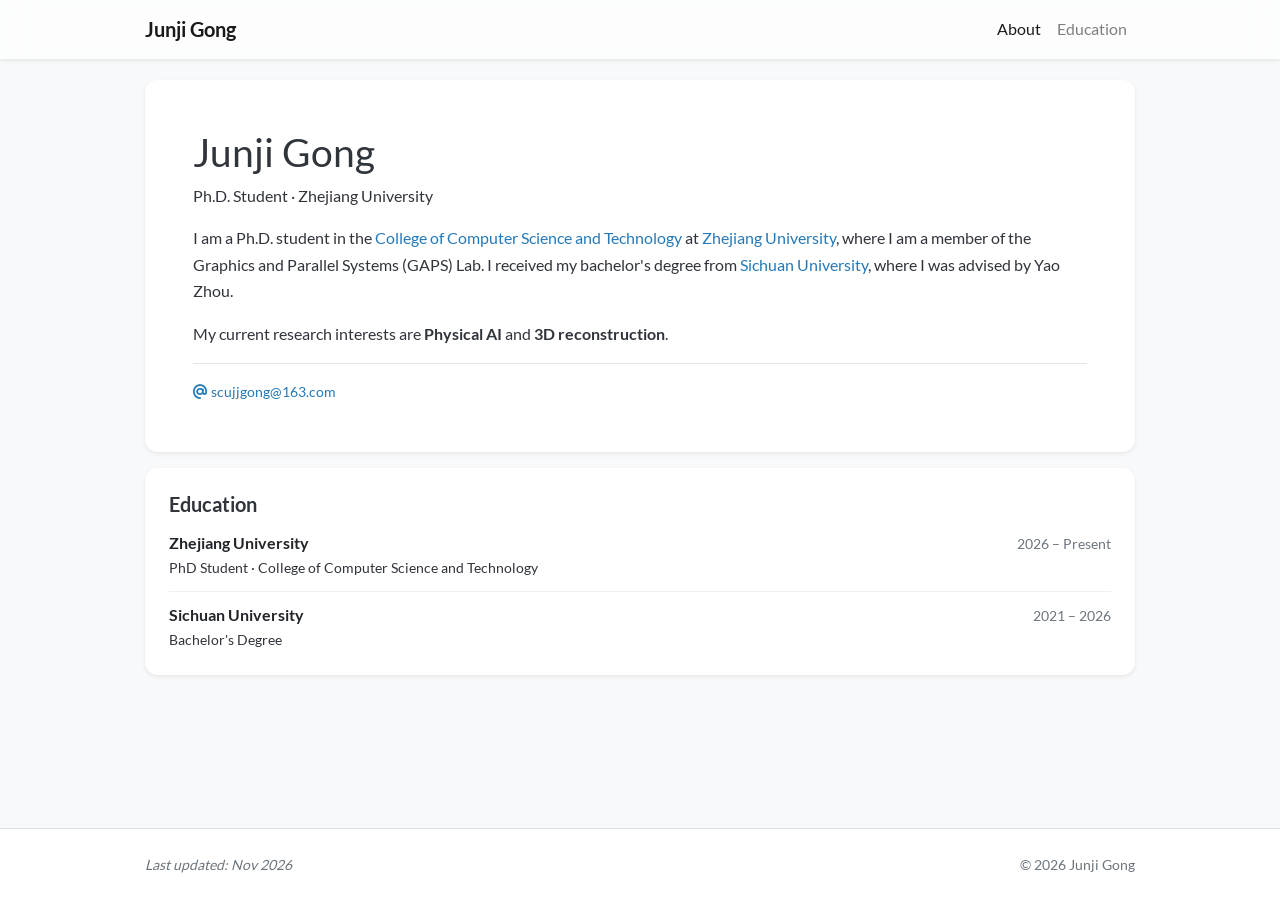
<file: index.html>
<!DOCTYPE html>
<html lang="en">
<head>
  <meta charset="utf-8">
  <meta name="viewport" content="width=device-width, initial-scale=1">
  <meta name="description" content="Junji Gong is a PhD student at Zhejiang University, in the Graphics and Parallel Systems (GAPS) Lab. His current research interests are Physical AI and 3D reconstruction.">
  <meta name="theme-color" content="#f8f9fa">
  <meta property="og:type" content="website">
  <meta property="og:title" content="Junji Gong | Zhejiang University">
  <meta property="og:description" content="PhD Student · GAPS Lab, Zhejiang University. Physical AI and 3D reconstruction.">
  <title>Junji Gong | Zhejiang University</title>
  <link rel="stylesheet" href="assets/vendor/bootstrap.min.css">
  <link rel="stylesheet" href="assets/vendor/fontawesome/css/all.min.css">
  <link rel="stylesheet" href="assets/css/global.css">
  <link rel="stylesheet" href="assets/css/custom.css">
</head>
<body class="bg-light d-flex flex-column min-vh-100">
  <a class="skip-link" href="#main-content">Skip to content</a>
  <nav class="navbar navbar-expand-sm navbar-light fixed-top mb-5 shadow-sm">
    <div class="container-lg">
        <a class="navbar-brand" href="#about"><strong>Junji Gong</strong></a>
        <button class="navbar-toggler" style="font-size: 1em; padding: 0.5em;" type="button" data-toggle="collapse" data-target="#navbarResponsive" aria-controls="navbarResponsive" aria-expanded="false" aria-label="Toggle navigation">
            <i class="fas fa-map"></i> Menu
        </button>

        <div class="collapse navbar-collapse" id="navbarResponsive">
            <ul class="navbar-nav ml-auto">

                <li class="nav-item active">
                    <a class="nav-link" href="#about">About</a>
                </li>

                <li class="nav-item ">
                    <a class="nav-link" href="#education">Education</a>
                </li>

            </ul>
        </div>
    </div>
</nav>

  <main id="main-content" class="flex-grow-1 flex-shrink-0 container-lg"><div id="about" class="anchor-section">
  <div class="row">
    <div class="col">
        <div class="card border-0 shadow-sm bg-white">
            <div class="card-body p-5">
                <div class="row">
                    <div class="col">


                        <div class="profile-name">
                            <h1>Junji Gong</h1>

                        </div>
                        <div class="text-profile-position">


                            Ph.D. Student · Zhejiang University<br/>

                        </div>
                        <div class="text-profile-bio mt-3" >
                            <p>I am a Ph.D. student in the <a href="https://www.cs.zju.edu.cn/" target="_blank" rel="noopener noreferrer">College of Computer Science and Technology</a> at <a href="https://www.zju.edu.cn/english/" target="_blank" rel="noopener noreferrer">Zhejiang University</a>, where I am a member of the Graphics and Parallel Systems (GAPS) Lab. I received my bachelor's degree from <a href="https://www.scu.edu.cn/" target="_blank" rel="noopener noreferrer">Sichuan University</a>, where I was advised by Yao Zhou.</p> <p>My current research interests are <strong>Physical AI</strong> and <strong>3D reconstruction</strong>.</p>
                        </div>

                    </div>

                </div>
                <hr />
                <div class="row">
                    <div class="col profile-contact">
                        <a href="mailto:scujjgong&#64;163.com">
                            <i class="fas fa-at" aria-hidden="true"></i> <span class="email-text">scujjgong@163.com</span>
                        </a>










                    </div>
                </div>
            </div>
        </div>
    </div>
</div>

</div>

<section id="education" class="card border-0 shadow-sm bg-white mt-3 anchor-section" aria-labelledby="education-title">
  <div class="card-body p-4">
    <h2 id="education-title" class="h5 mb-3">Education</h2>
    <ul class="list-unstyled mb-0 education-list">

      <li class="education-row">
        <div>
          <h3 class="h6 mb-1"><a class="text-body" href="https://www.zju.edu.cn/english/" target="_blank" rel="noopener noreferrer">Zhejiang University</a></h3>
          <div class="small">PhD Student · College of Computer Science and Technology</div>
        </div>
        <time class="small text-muted no-break">2026 – Present</time>
      </li>

      <li class="education-row">
        <div>
          <h3 class="h6 mb-1"><a class="text-body" href="https://www.scu.edu.cn/" target="_blank" rel="noopener noreferrer">Sichuan University</a></h3>
          <div class="small">Bachelor's Degree</div>
        </div>
        <time class="small text-muted no-break">2021 – 2026</time>
      </li>

    </ul>
  </div>
</section>

</main>
  <footer class="footer flex-shrink-0 border-top py-2 mt-5 bg-white small">
    <div class="container-lg">
        <div class="row my-3">
            <div class="col-6">
                <div class="text-muted">
                    <i>Last updated: Nov 2026</i>
                </div>
            </div>
            <div class="col-6">
                <div class="text-right text-muted">
                    © 2026 Junji Gong
                </div>
            </div>
        </div>
    </div>
</footer>

  <script src="assets/js/site.js" defer></script>
</body>
</html>
</file>
<file: assets/css/global.css>
@charset "utf-8";
body {
    font-family: "Lato", sans-serif;
    font-weight: 400;
    padding-top: 5.0rem;
}

h1, h2, h3, h4, h5, h6,
.h1, .h2, .h3, .h4, .h5, .h6 {
    font-weight: 700;
}

.card {
    border-radius: 0.8rem!important;
}

.card-img-overlay {
    border-radius: 0.8rem!important;
}

.rounded-xl {
    border-radius: 0.8rem!important;
}

.rounded-xl-bottom {
    border-bottom-right-radius: 0.8rem !important;
    border-bottom-left-radius: 0.8rem !important;
}

.rounded-xl-top {
    border-top-left-radius: 0.8rem !important;
    border-top-right-radius: 0.8rem !important;
}


.text-profile-position {
    font-weight: 400;
}

.text-profile-bio {
    /* font-family: "Raleway"; */
    font-weight: 400;
}

.navbar {
    background-color: rgba(255, 255, 255, 0.6) !important;
    backdrop-filter: blur(16px);
    -webkit-backdrop-filter: blur(16px);
}

.inline-badge {
    height: 16px;
    vertical-align: -10%;
    margin-right: 2px;
    line-break: unset;
}

.no-break {
    white-space: nowrap;
}

.cover-image {
    width: 180px;
    max-height: 120px;
}

.abstract-body {
    min-height: 100px;
}

img.lazy {
    background-image: url('images/loading.gif');
    background-repeat: no-repeat;
    background-position: 50% 50%;
    background-size: 50px 50px;
    min-height: 80px;
}

div.lazy {
    background-image: url('images/loading.gif');
    background-repeat: no-repeat;
    background-position: 50% 50%;
    background-size: 50px 50px;
    min-height: 80px;
}

.badge-publication {
    font-size: 100%;
}

.email-text {
    font-family: Source Code Pro, monospace;
}

.carousel button {
    -webkit-appearance: none;
    appearance: none;
    border-radius: 0;
    box-shadow: none;
}

.carousel button:focus {
    outline: none;
}

.carousel-control-prev,
.carousel-control-next {
    padding: 0;
    background: transparent;
    border: 0;
}

.carousel-indicators button {
    box-sizing: content-box;
    flex: 0 1 auto;
    width: 30px;
    height: 3px;
    padding: 0;
    margin: 0 3px;
    cursor: pointer;
    background-color: #fff;
    background-clip: padding-box;
    border: 0;
    border-top: 10px solid transparent;
    border-bottom: 10px solid transparent;
    opacity: 0.5;
    transition: opacity 0.6s ease;
}

.carousel-indicators button.active {
    opacity: 1;
}

.carousel-indicators button:focus-visible {
    outline: 2px solid #fff;
    outline-offset: 2px;
    box-shadow: 0 0 0 4px rgba(0, 0, 0, 0.25);
}

.carousel-control-prev:focus-visible .carousel-control-prev-icon,
.carousel-control-next:focus-visible .carousel-control-next-icon {
    outline: 2px solid #fff;
    outline-offset: 4px;
    border-radius: 2px;
    box-shadow: 0 0 0 6px rgba(0, 0, 0, 0.25);
}

@media (prefers-reduced-motion: reduce) {
    .carousel-indicators button {
        transition: none;
    }
}
</file>
<file: assets/css/custom.css>
@font-face { font-family: Lato; font-style: normal; font-weight: 400; font-display: swap; src: url('../fonts/lato-latin-400-normal.woff2') format('woff2'); }
@font-face { font-family: Lato; font-style: normal; font-weight: 700; font-display: swap; src: url('../fonts/lato-latin-700-normal.woff2') format('woff2'); }
html { scroll-behavior: smooth; }
body { color: #30343b; line-height: 1.65; }
a { color: #2479b8; }
a:hover { color: #185782; }
a:focus-visible, button:focus-visible { outline: 3px solid #2a78ae; outline-offset: 4px; }
.container-lg { max-width: 1020px; }
.anchor-section { scroll-margin-top: 84px; }
.profile-name { display: flex; align-items: baseline; flex-wrap: wrap; gap: 15px; }
.profile-name h1 { font-size: 2.45rem; font-weight: 400; margin-bottom: 8px; }
.pronouns { color: #737d88; font-size: .875rem; }
.text-profile-position { line-height: 1.65; }
.text-profile-position br:first-of-type { margin-bottom: 4px; }
.text-profile-bio p:last-child { margin-bottom: 0; }
.profile-contact { display: flex; flex-wrap: wrap; column-gap: 22px; row-gap: 10px; align-items: center; }
.profile-contact a { font-size: .9rem; }
.email-text { font-family: inherit; }
.secondary-email { font-size: .825rem; color: #6c757d; }
.secondary-email a { color: #6c757d; }
.section-heading { display: flex; flex-wrap: wrap; align-items: baseline; justify-content: space-between; gap: 8px; }
.publication-row { display: grid; grid-template-columns: 50px minmax(0, 1fr); gap: 15px; }
.publication-row + .publication-row { border-top: 1px solid #edf0f3; }
.publication-year { font-size: .85rem; padding-top: 4px; }
.publication-title { font-size: 1.08rem; line-height: 1.45; font-weight: 700; color: #24394b; }
.publication-venue { color: #65717c; }
.publication-status { font-style: normal; font-weight: 700; color: #315f7d; }
.publication-status.under-review { color: #976b30; }
.abstract-links { display: flex; flex-wrap: wrap; gap: 13px; }
.abstract-links a { min-height: 26px; display: inline-flex; align-items: center; }
.education-row { display: flex; justify-content: space-between; gap: 24px; align-items: baseline; padding: 12px 0; }
.education-row + .education-row { border-top: 1px solid #edf0f3; }
.education-row:first-child { padding-top: 0; }
.education-row:last-child { padding-bottom: 0; }
.education-row h3 { font-weight: 700; font-size: 1rem; }
.footer { margin-top: 2rem !important; }
.skip-link { position: absolute; left: 12px; top: -70px; padding: 8px 12px; background: white; z-index: 1100; }
.skip-link:focus { top: 10px; }
@media (max-width: 767px) {
  body { padding-top: 4.7rem; }
  #about .card-body.p-5 { padding: 1.5rem !important; }
  .profile-name h1 { font-size: 2rem; }
  .publication-row { grid-template-columns: 1fr; gap: 4px; }
  .publication-year { padding-top: 0; }
  .section-heading .small { font-size: .75rem; }
  .education-row { flex-direction: column; gap: 4px; }
  .publication-title { font-size: 1rem; }
  .navbar-nav .nav-link { min-height: 42px; display: flex; align-items: center; }
}
@media (prefers-reduced-motion: reduce) { html { scroll-behavior: auto; } }
@media print {
  body { padding-top: 0; font-size: 11pt; }
  .navbar, .skip-link { display: none; }
  .card, .rounded-xl { box-shadow: none !important; border: 1px solid #ddd !important; }
  .publication-row, .education-row { break-inside: avoid; }
}
</file>
